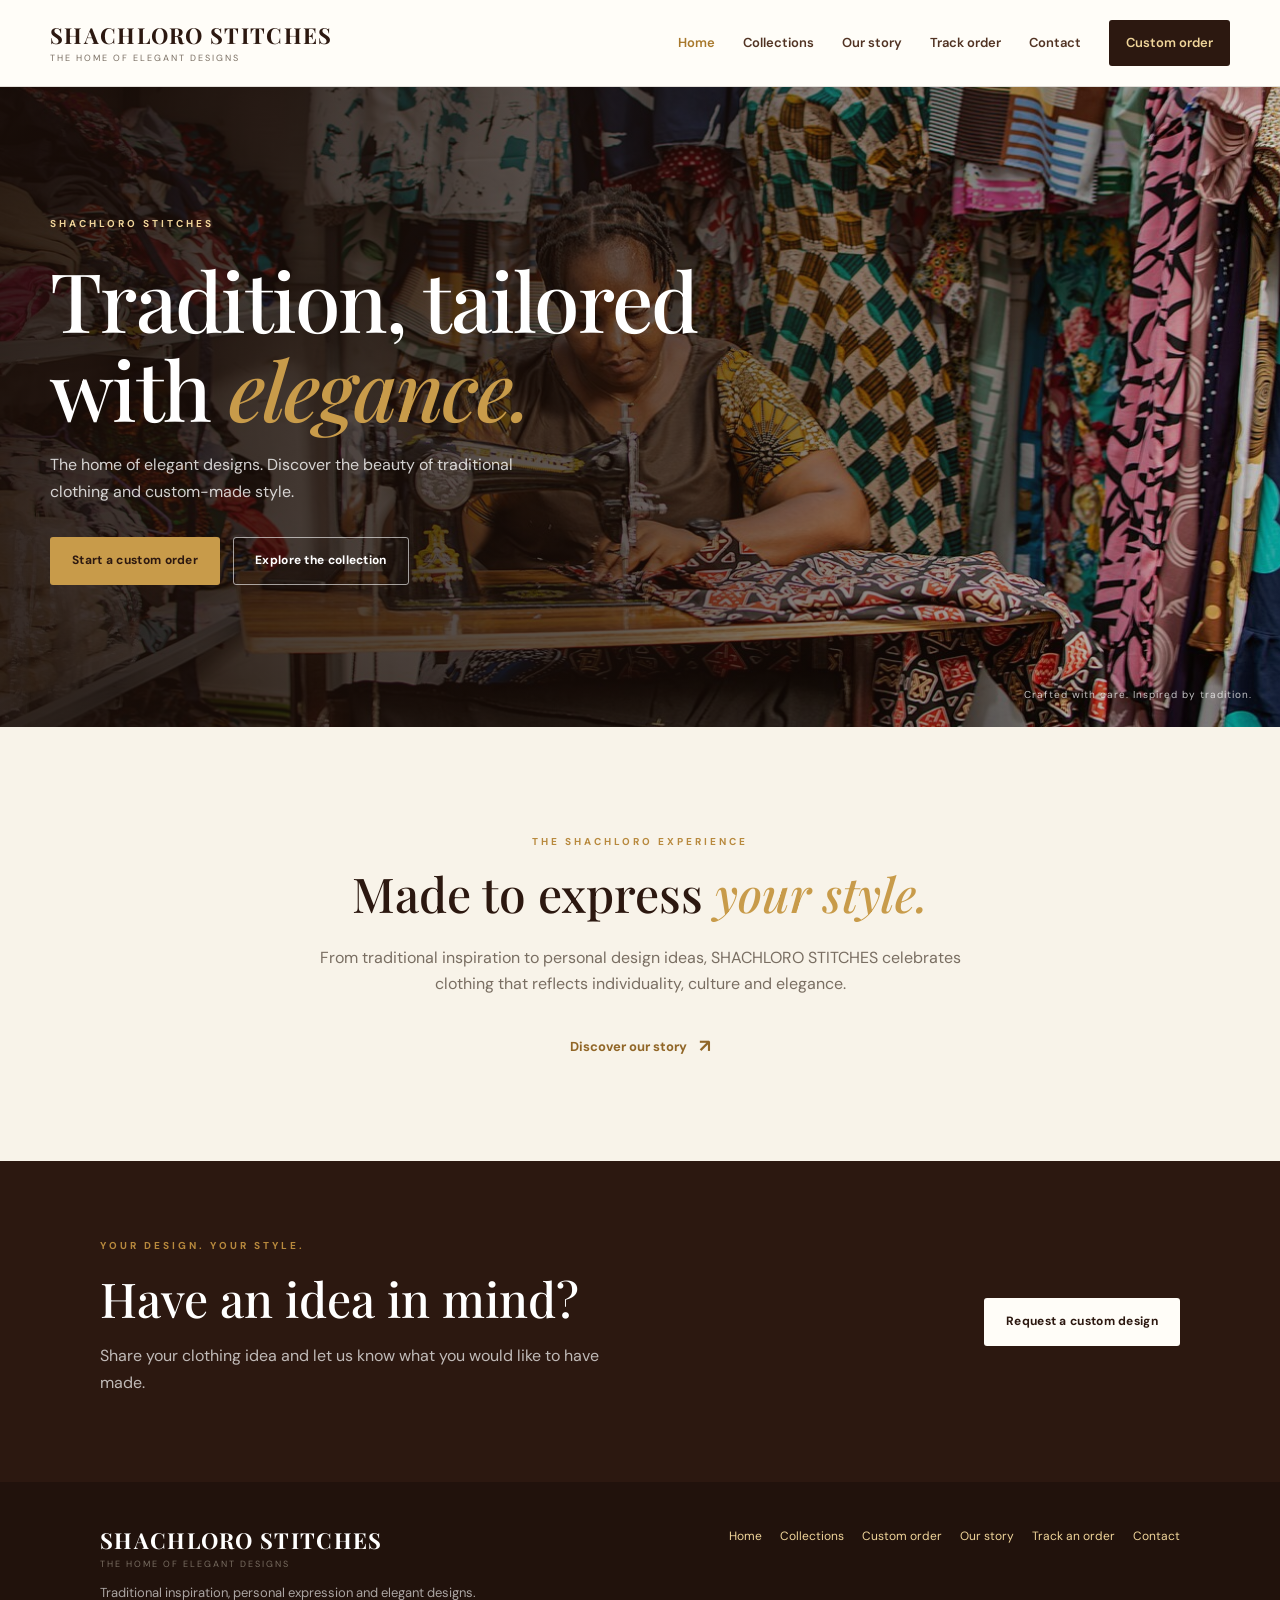
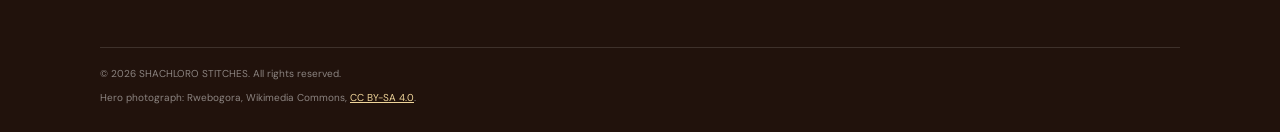
<file: frontend/index.html>
<!DOCTYPE html>
<html lang="en">
<head>
  <meta charset="UTF-8">
  <meta name="viewport" content="width=device-width, initial-scale=1.0">
  <meta name="description" content="SHACHLORO STITCHES — the home of elegant designs and traditional clothing.">
  <title>SHACHLORO STITCHES | Home</title>
  <link rel="stylesheet" href="css/style.css">
  <script src="js/main.js" defer></script>
</head>
<body>
  <div id="site-header"></div>

  <main>
    <section class="hero">
      <div class="hero-image"></div>
      <div class="hero-content">
        <span class="eyebrow">SHACHLORO STITCHES</span>
        <h1>Tradition, tailored with <em>elegance.</em></h1>
        <p>The home of elegant designs. Discover the beauty of traditional clothing and custom-made style.</p>
        <div class="hero-actions">
          <a class="button button-gold" href="custom-order.html">Start a custom order</a>
          <a class="button button-outline" href="collections.html">Explore the collection</a>
        </div>
      </div>
      <div class="hero-caption">Crafted with care. Inspired by tradition.</div>
    </section>

    <section class="intro section">
      <div class="section-heading">
        <span class="eyebrow">THE SHACHLORO EXPERIENCE</span>
        <h2>Made to express <em>your style.</em></h2>
      </div>
      <p class="intro-copy">From traditional inspiration to personal design ideas, SHACHLORO STITCHES celebrates clothing that reflects individuality, culture and elegance.</p>
      <a class="text-link" href="about.html">Discover our story <span>↗</span></a>
    </section>

    <section class="feature-band">
      <div>
        <span class="eyebrow">YOUR DESIGN. YOUR STYLE.</span>
        <h2>Have an idea in mind?</h2>
        <p>Share your clothing idea and let us know what you would like to have made.</p>
      </div>
      <a class="button button-light" href="custom-order.html">Request a custom design</a>
    </section>
  </main>

  <div id="site-footer"></div>
</body>
</html>
</file>
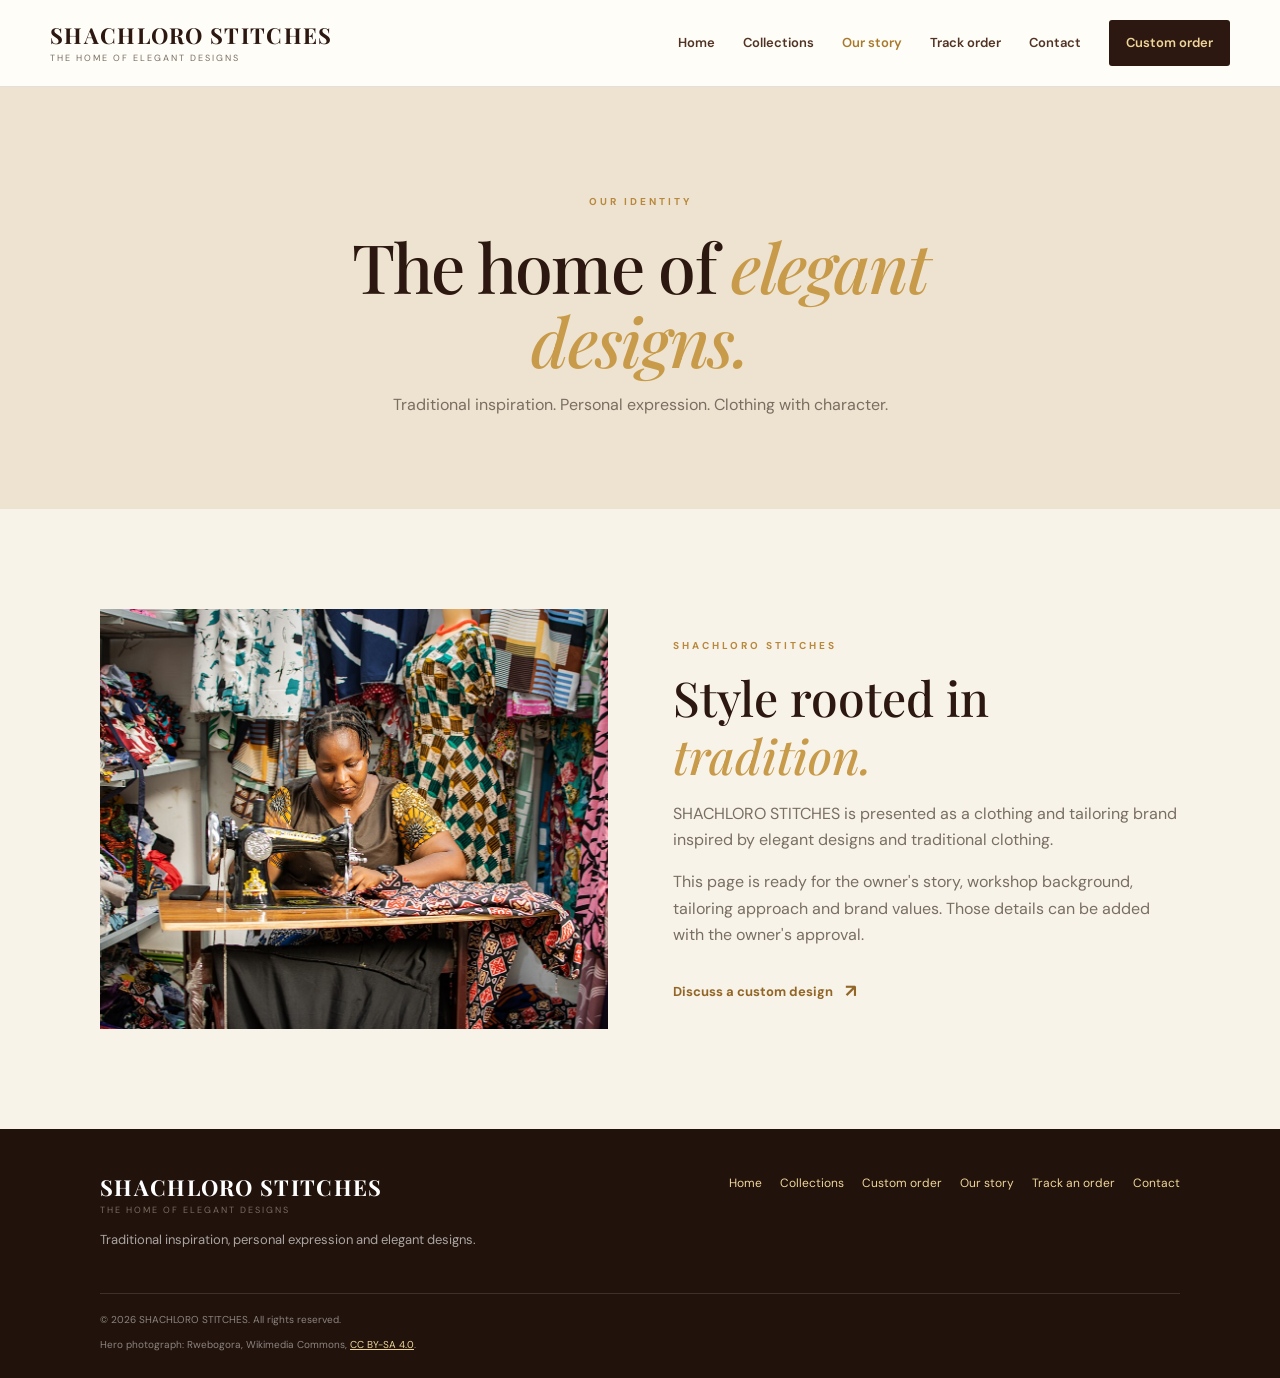
<file: frontend/about.html>
<!DOCTYPE html>
<html lang="en">
<head>
  <meta charset="UTF-8">
  <meta name="viewport" content="width=device-width, initial-scale=1.0">
  <meta name="description" content="Learn about SHACHLORO STITCHES.">
  <title>About | SHACHLORO STITCHES</title>
  <link rel="stylesheet" href="css/style.css">
  <script src="js/main.js" defer></script>
</head>
<body>
  <div id="site-header"></div>

  <main class="page-main">
    <section class="page-hero">
      <span class="eyebrow">OUR IDENTITY</span>
      <h1>The home of <em>elegant designs.</em></h1>
      <p>Traditional inspiration. Personal expression. Clothing with character.</p>
    </section>

    <section class="section about-layout">
      <div class="about-image"></div>
      <div>
        <span class="eyebrow">SHACHLORO STITCHES</span>
        <h2>Style rooted in <em>tradition.</em></h2>
        <p>SHACHLORO STITCHES is presented as a clothing and tailoring brand inspired by elegant designs and traditional clothing.</p>
        <p>This page is ready for the owner's story, workshop background, tailoring approach and brand values. Those details can be added with the owner's approval.</p>
        <a class="text-link" href="custom-order.html">Discuss a custom design <span>↗</span></a>
      </div>
    </section>
  </main>

  <div id="site-footer"></div>
</body>
</html>
</file>
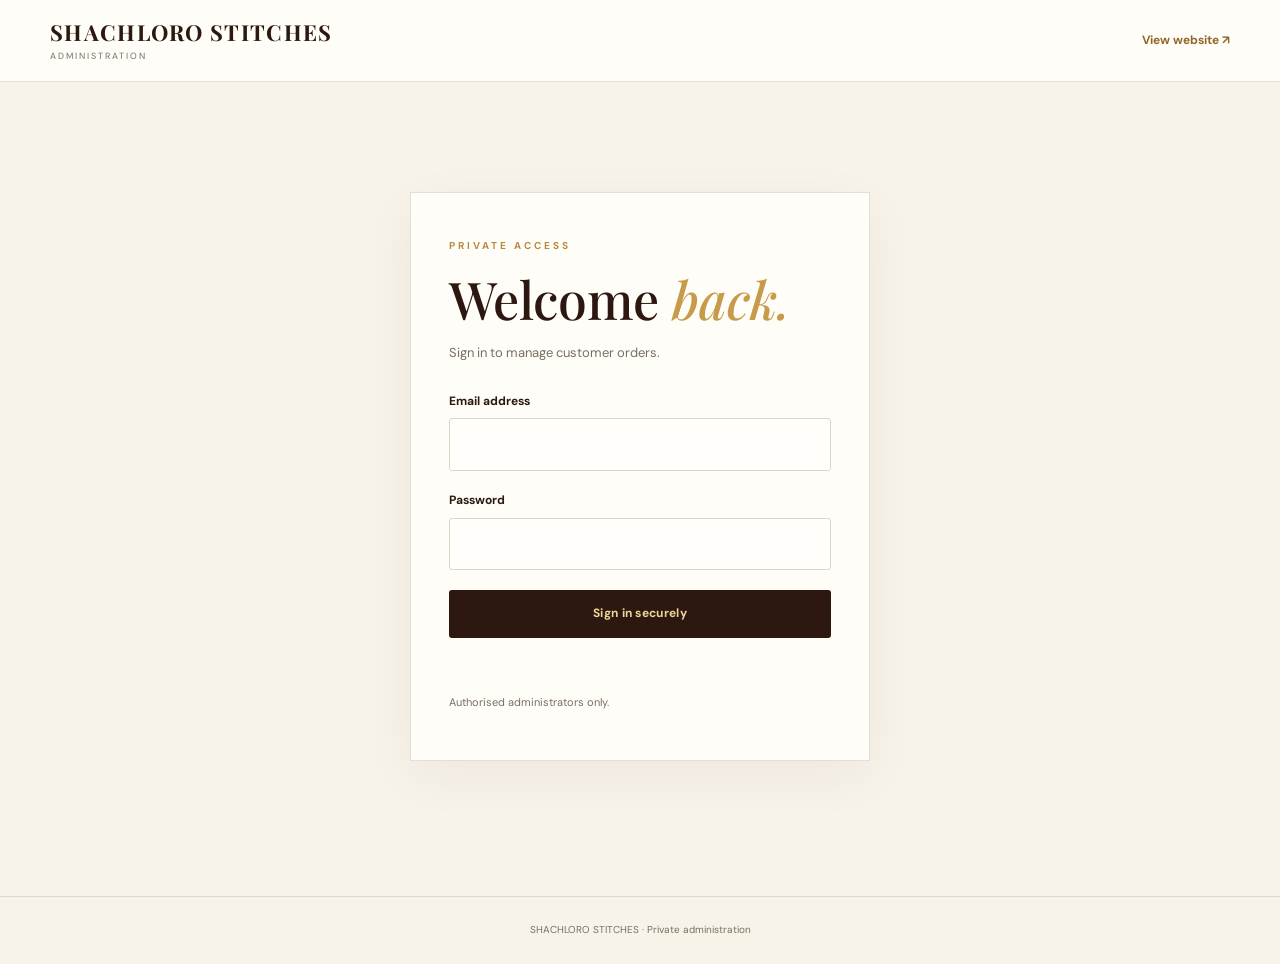
<file: frontend/admin.html>
<!DOCTYPE html>
<html lang="en">
<head>
  <meta charset="UTF-8">
  <meta name="viewport" content="width=device-width, initial-scale=1.0">
  <meta name="robots" content="noindex, nofollow">
  <meta name="description" content="SHACHLORO STITCHES administration">
  <title>Admin | SHACHLORO STITCHES</title>
  <link rel="stylesheet" href="css/style.css">
  <link rel="stylesheet" href="css/admin.css">
  <script src="js/admin-config.js" defer></script>
  <script src="js/admin.js" defer></script>
</head>
<body class="admin-body">

  <header class="admin-topbar">
    <a class="brand" href="index.html">
      <span class="brand-name">SHACHLORO STITCHES</span>
      <span class="brand-tag">Administration</span>
    </a>
    <a href="index.html" class="admin-back">View website ↗</a>
  </header>

  <main class="admin-main">

    <section id="loginPanel" class="admin-login">
      <span class="eyebrow">PRIVATE ACCESS</span>
      <h1>Welcome <em>back.</em></h1>
      <p>Sign in to manage customer orders.</p>

      <form id="loginForm">
        <div class="form-field">
          <label for="adminEmail">Email address</label>
          <input id="adminEmail" type="email" autocomplete="username"
                 required maxlength="254">
        </div>

        <div class="form-field">
          <label for="adminPassword">Password</label>
          <input id="adminPassword" type="password"
                 autocomplete="current-password" required>
        </div>

        <button id="loginButton" class="button button-dark form-submit"
                type="submit">Sign in securely</button>

        <p id="loginStatus" class="admin-message" role="status"
           aria-live="polite"></p>
      </form>
      <p class="admin-small">Authorised administrators only.</p>
    </section>

    <section id="dashboardPanel" class="admin-dashboard" hidden>
      <div class="admin-heading">
        <div>
          <span class="eyebrow">ORDER MANAGEMENT</span>
          <h1>Orders <em>overview.</em></h1>
          <p>Review and manage customer requests.</p>
        </div>
        <button id="logoutButton" class="button button-outline-dark"
                type="button">Sign out</button>
      </div>

      <div class="admin-stats">
        <article class="admin-stat">
          <span>Total loaded</span>
          <strong id="totalCount">0</strong>
        </article>
        <article class="admin-stat">
          <span>Pending</span>
          <strong id="pendingCount">0</strong>
        </article>
        <article class="admin-stat">
          <span>In progress</span>
          <strong id="progressCount">0</strong>
        </article>
        <article class="admin-stat">
          <span>Completed</span>
          <strong id="completedCount">0</strong>
        </article>
      </div>

      <div class="admin-toolbar">
        <div>
          <h2>Customer orders</h2>
          <p>Newest orders appear first.</p>
        </div>
        <div class="admin-filters">
          <label class="visually-hidden" for="statusFilter">Filter orders</label>
          <select id="statusFilter">
            <option value="">All statuses</option>
            <option value="pending">Pending</option>
            <option value="accepted">Accepted</option>
            <option value="in_progress">In progress</option>
            <option value="completed">Completed</option>
            <option value="cancelled">Cancelled</option>
          </select>
          <button id="refreshButton" class="button button-dark"
                  type="button">Refresh</button>
        </div>
      </div>

      <p id="dashboardStatus" class="admin-message" role="status"
         aria-live="polite"></p>

      <div id="ordersList" class="orders-list">
        <div class="orders-empty">Loading orders...</div>
      </div>
    </section>

  </main>

  <footer class="admin-footer">
    SHACHLORO STITCHES · Private administration
  </footer>

</body>
</html>
</file>
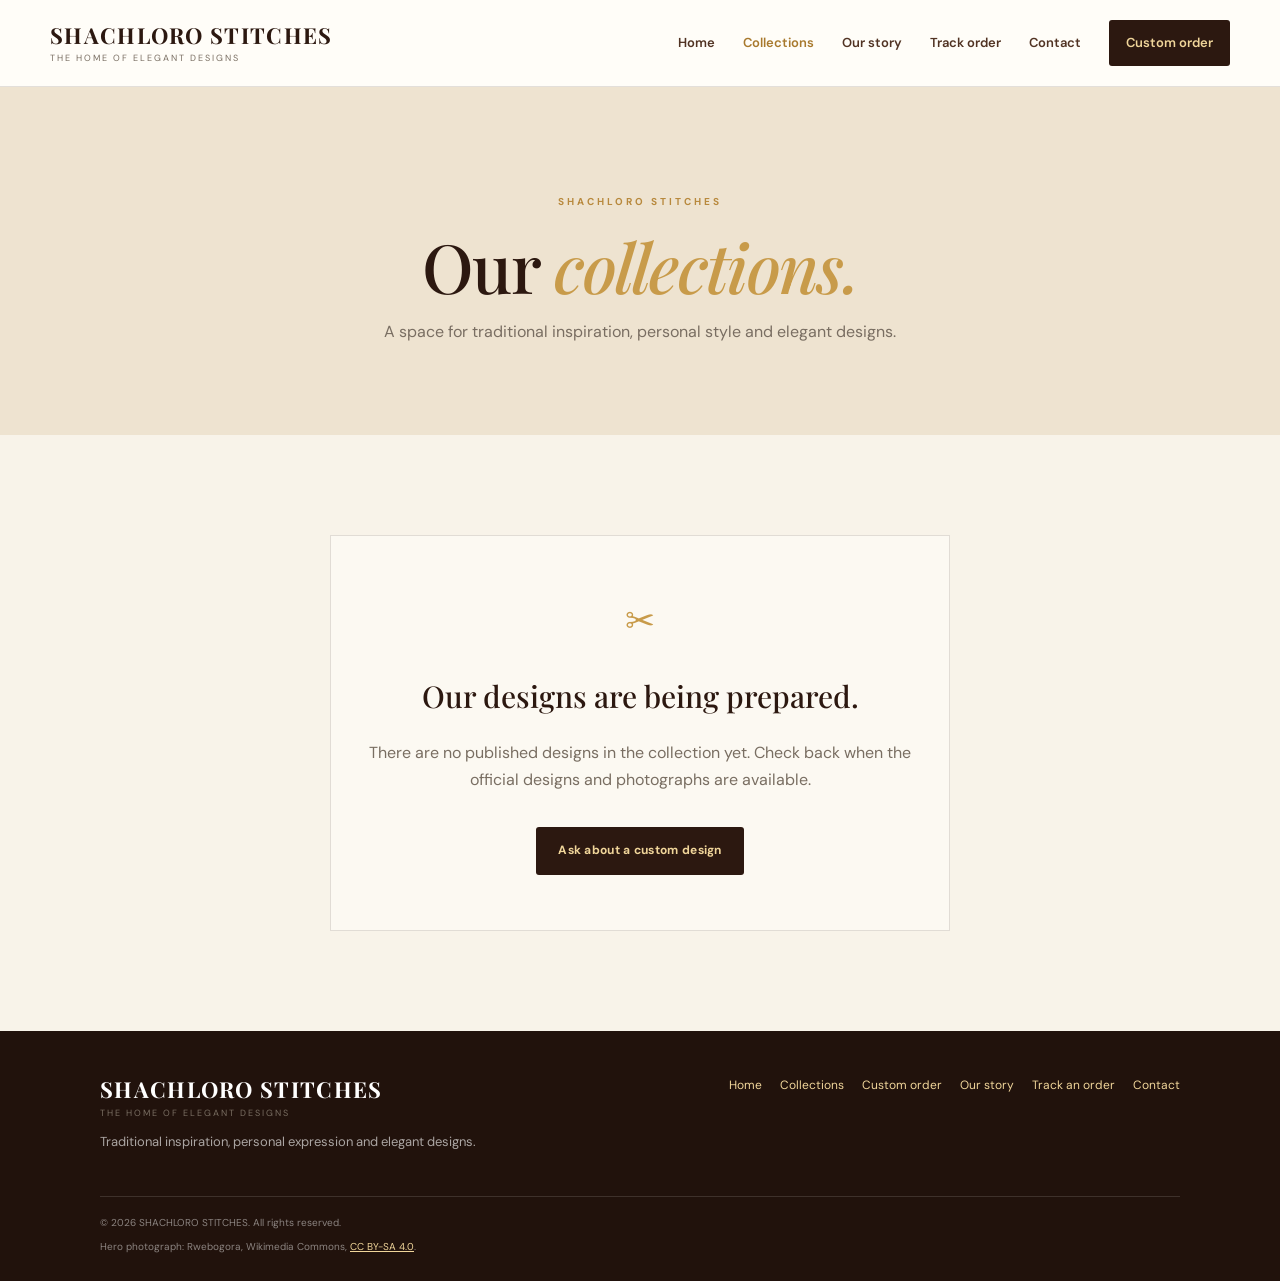
<file: frontend/collections.html>
<!DOCTYPE html>
<html lang="en">
<head>
  <meta charset="UTF-8">
  <meta name="viewport" content="width=device-width, initial-scale=1.0">
  <meta name="description" content="Explore SHACHLORO STITCHES clothing collections.">
  <title>Collections | SHACHLORO STITCHES</title>
  <link rel="stylesheet" href="css/style.css">
  <script src="js/main.js" defer></script>
</head>
<body>
  <div id="site-header"></div>

  <main class="page-main">
    <section class="page-hero">
      <span class="eyebrow">SHACHLORO STITCHES</span>
      <h1>Our <em>collections.</em></h1>
      <p>A space for traditional inspiration, personal style and elegant designs.</p>
    </section>

    <section class="section">
      <div class="empty-state">
        <span class="empty-icon">✂</span>
        <h2>Our designs are being prepared.</h2>
        <p>There are no published designs in the collection yet. Check back when the official designs and photographs are available.</p>
        <a class="button button-dark" href="custom-order.html">Ask about a custom design</a>
      </div>
    </section>
  </main>

  <div id="site-footer"></div>
</body>
</html>
</file>
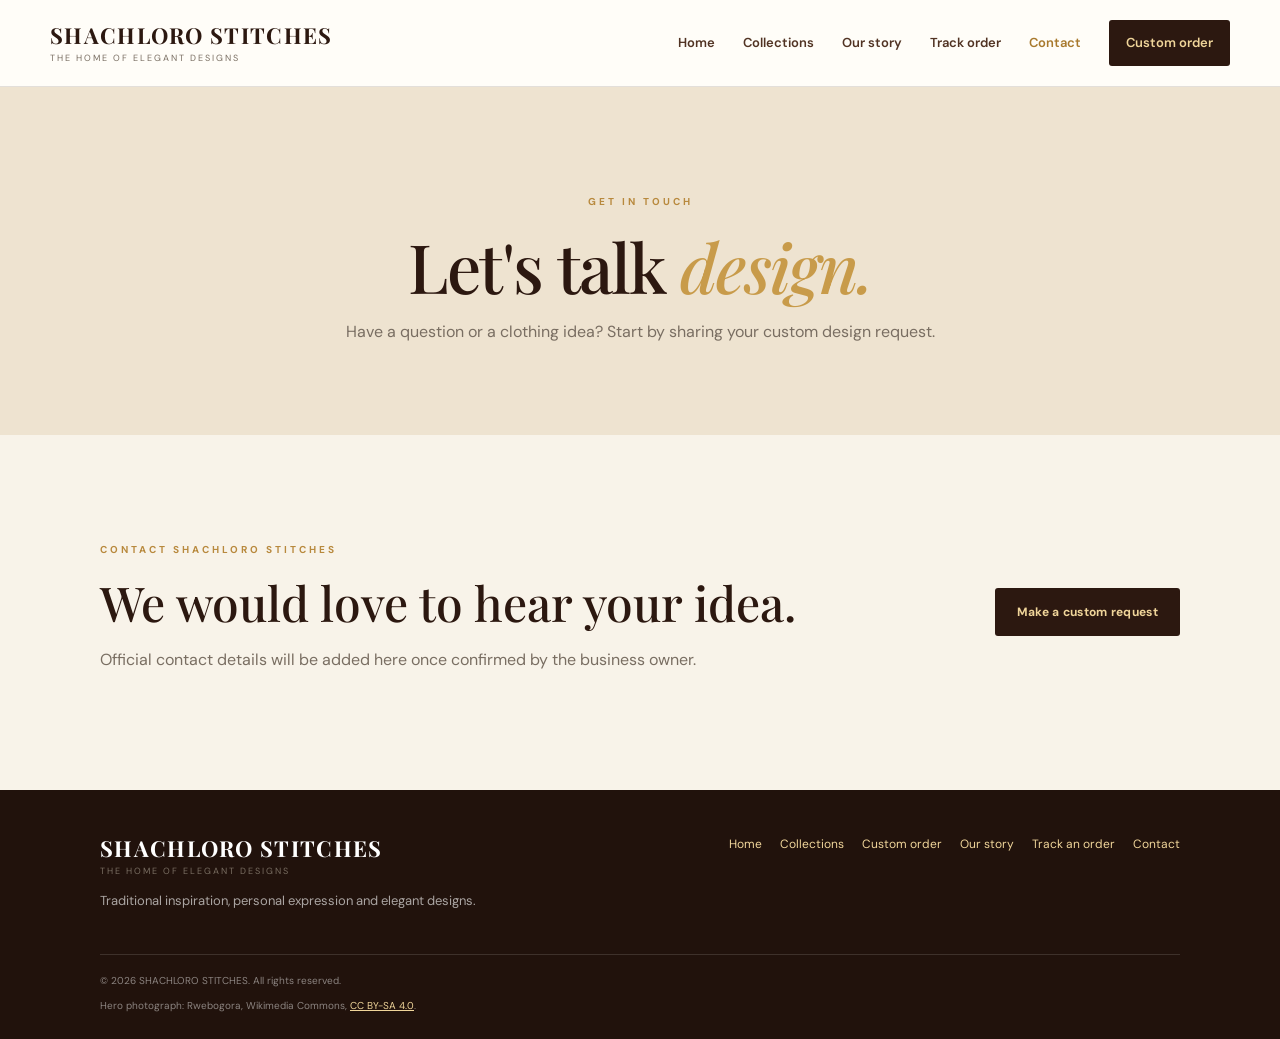
<file: frontend/contact.html>
<!DOCTYPE html>
<html lang="en">
<head>
  <meta charset="UTF-8">
  <meta name="viewport" content="width=device-width, initial-scale=1.0">
  <meta name="description" content="Contact SHACHLORO STITCHES.">
  <title>Contact | SHACHLORO STITCHES</title>
  <link rel="stylesheet" href="css/style.css">
  <script src="js/main.js" defer></script>
</head>
<body>
  <div id="site-header"></div>

  <main class="page-main">
    <section class="page-hero">
      <span class="eyebrow">GET IN TOUCH</span>
      <h1>Let's talk <em>design.</em></h1>
      <p>Have a question or a clothing idea? Start by sharing your custom design request.</p>
    </section>

    <section class="section contact-content">
      <div>
        <span class="eyebrow">CONTACT SHACHLORO STITCHES</span>
        <h2>We would love to hear your idea.</h2>
        <p>Official contact details will be added here once confirmed by the business owner.</p>
      </div>
      <a class="button button-dark" href="custom-order.html">Make a custom request</a>
    </section>
  </main>

  <div id="site-footer"></div>
</body>
</html>
</file>
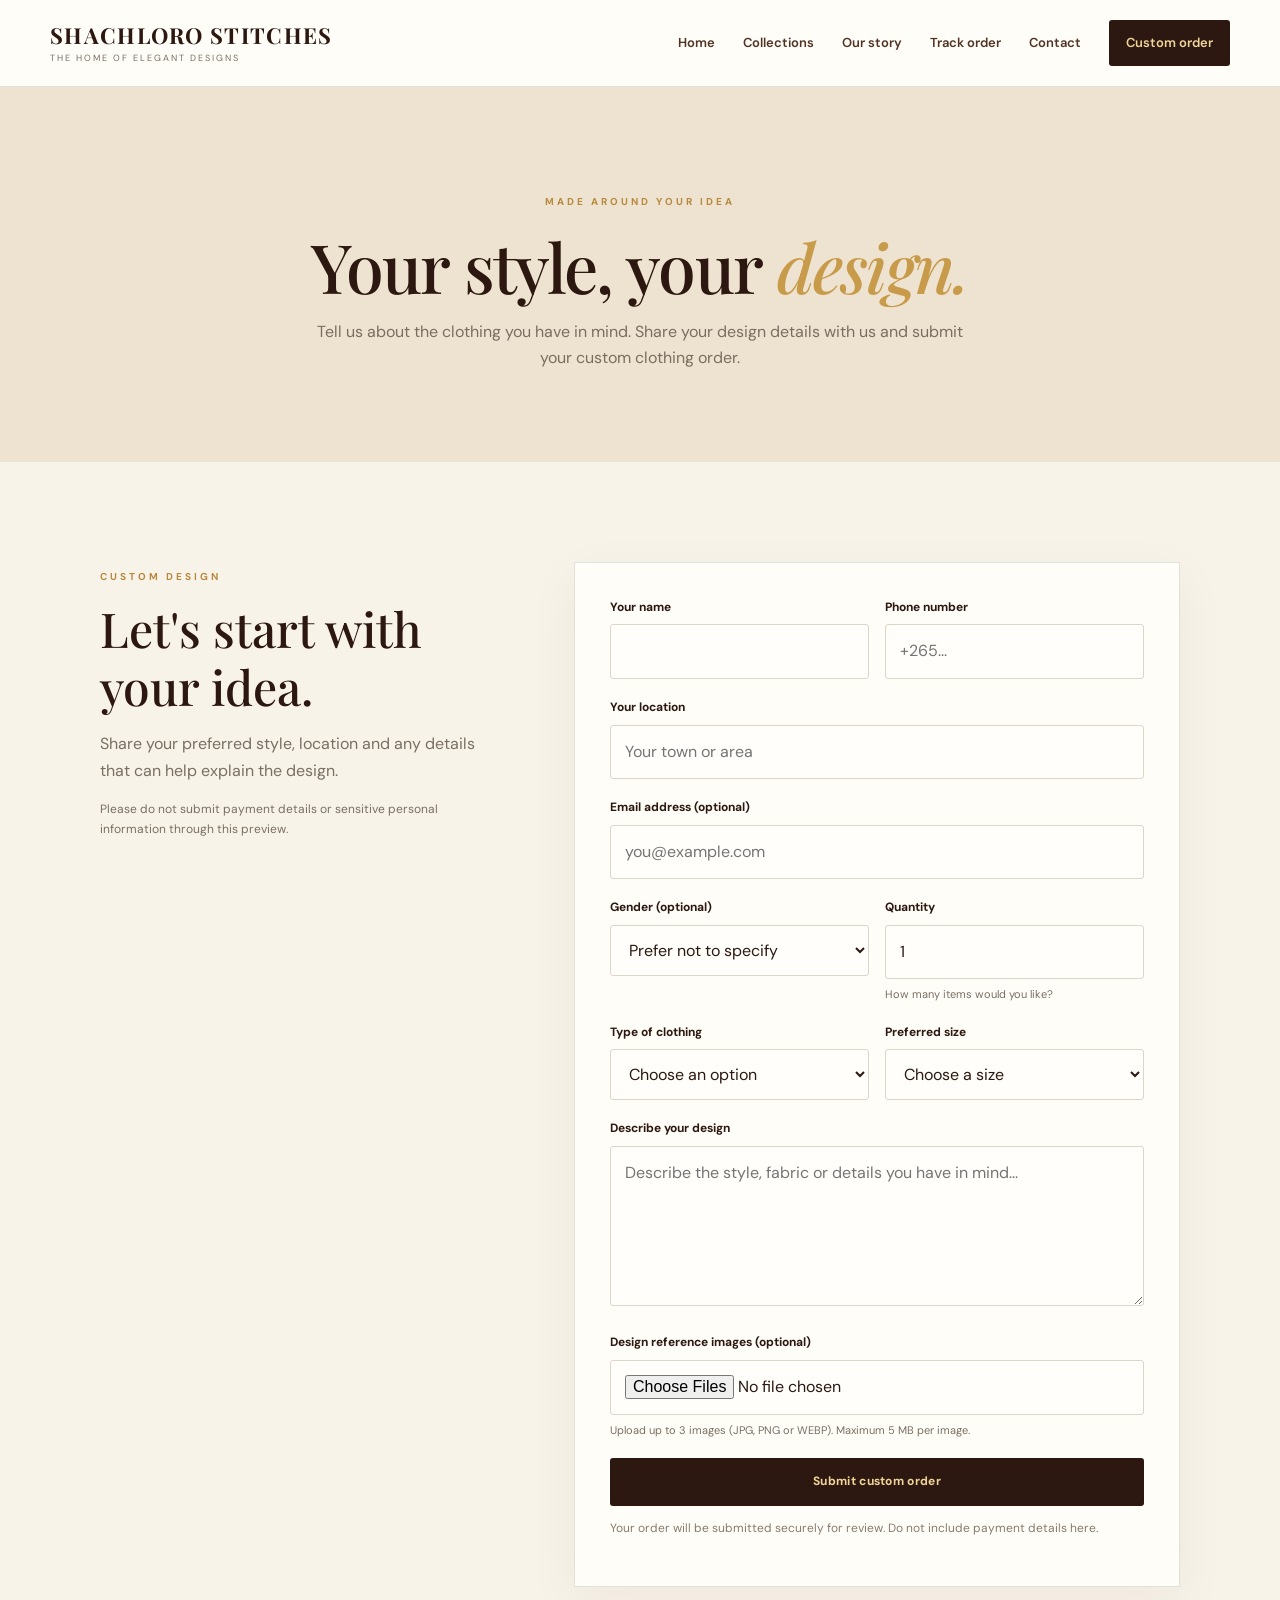
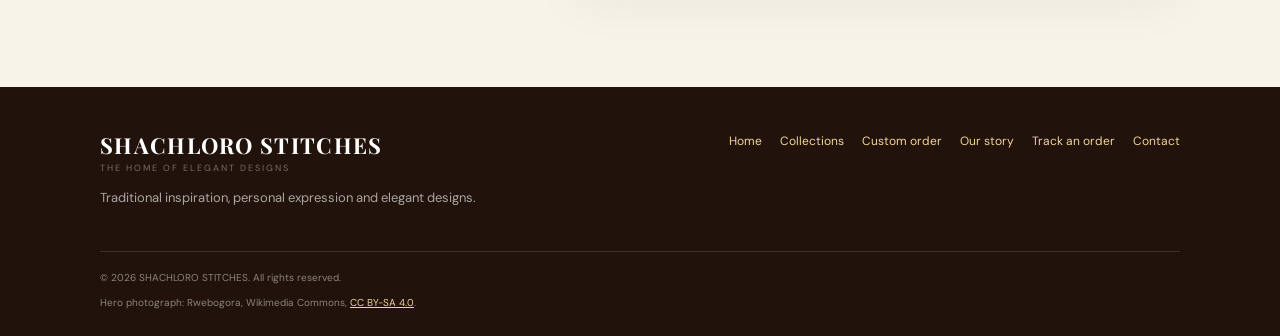
<file: frontend/custom-order.html>
<!DOCTYPE html>
<html lang="en">
<head>
  <meta charset="UTF-8">
  <meta name="viewport" content="width=device-width, initial-scale=1.0">
  <meta name="description" content="Share your custom clothing idea with SHACHLORO STITCHES.">
  <title>Custom Order | SHACHLORO STITCHES</title>
  <link rel="stylesheet" href="css/style.css">
  <script src="js/main.js" defer></script>
</head>
<body>
  <div id="site-header"></div>

  <main class="page-main">
    <section class="page-hero">
      <span class="eyebrow">MADE AROUND YOUR IDEA</span>
      <h1>Your style, your <em>design.</em></h1>
      <p>Tell us about the clothing you have in mind. Share your design details with us and submit your custom clothing order.</p>
    </section>

    <section class="section order-layout">
      <div class="order-note">
        <span class="eyebrow">CUSTOM DESIGN</span>
        <h2>Let's start with your idea.</h2>
        <p>Share your preferred style, location and any details that can help explain the design.</p>
        <p class="small-note">Please do not submit payment details or sensitive personal information through this preview.</p>
      </div>

      <form class="order-form" id="orderForm">
        <div class="form-row">
          <div class="form-field">
            <label for="customerName">Your name</label>
            <input id="customerName" name="customerName" type="text" autocomplete="name" required>
          </div>
          <div class="form-field">
            <label for="phone">Phone number</label>
            <input id="phone" name="phone" type="tel" placeholder="+265..." autocomplete="tel" required>
          </div>
        </div>

        <div class="form-field">
          <label for="location">Your location</label>
          <input id="location" name="location" type="text" placeholder="Your town or area" required>
        </div>

        <div class="form-field">
          <label for="email">Email address (optional)</label>
          <input id="email" name="email" type="email"
                 autocomplete="email" maxlength="254"
                 placeholder="you@example.com">
        </div>

        <div class="form-row">
          <div class="form-field">
            <label for="gender">Gender (optional)</label>
            <select id="gender" name="gender">
              <option value="">Prefer not to specify</option>
              <option value="Male">Male</option>
              <option value="Female">Female</option>
              <option value="Other">Other</option>
              <option value="Prefer not to say">Prefer not to say</option>
            </select>
          </div>

          <div class="form-field">
            <label for="quantity">Quantity</label>
            <input id="quantity" name="quantity" type="number"
                   min="1" max="50" step="1" value="1" required>
            <span class="field-help">How many items would you like?</span>
          </div>
        </div>

        <div class="form-row">
          <div class="form-field">
            <label for="garment">Type of clothing</label>
            <select id="garment" name="garment" required>
              <option value="">Choose an option</option>
              <option value="Traditional outfit">Traditional outfit</option>
              <option value="Shirt">Shirt</option>
              <option value="Dress">Dress</option>
              <option value="Other">Other / not listed</option>
            </select>
          </div>
          <div class="form-field">
            <label for="size">Preferred size</label>
            <select id="size" name="size" required>
              <option value="">Choose a size</option>
              <option value="Small">Small</option>
              <option value="Medium">Medium</option>
              <option value="Large">Large</option>
              <option value="Extra large">Extra large</option>
              <option value="Need measurement guidance">Need measurement guidance</option>
            </select>
          </div>
        </div>

        <div class="form-field">
          <label for="description">Describe your design</label>
          <textarea id="description" name="description" rows="5" placeholder="Describe the style, fabric or details you have in mind..." required></textarea>
        </div>

        <div class="form-field">
          <label for="designImage">Design reference images (optional)</label>
          <input
            id="designImage"
            name="designImage"
            type="file"
            accept="image/jpeg,image/png,image/webp"
            multiple
          >
          <span class="field-help">
            Upload up to 3 images (JPG, PNG or WEBP). Maximum 5 MB per image.
          </span>
          <div id="designImagePreview" class="design-image-preview"
               aria-live="polite"></div>
        </div>

        <button class="button button-dark form-submit" type="submit">Submit custom order</button>
        <p class="form-status" id="formStatus" role="status" aria-live="polite"></p>
        <p class="small-note">Your order will be submitted securely for review. Do not include payment details here.</p>
      </form>
    </section>
  </main>

  <div id="site-footer"></div>
</body>
</html>
</file>
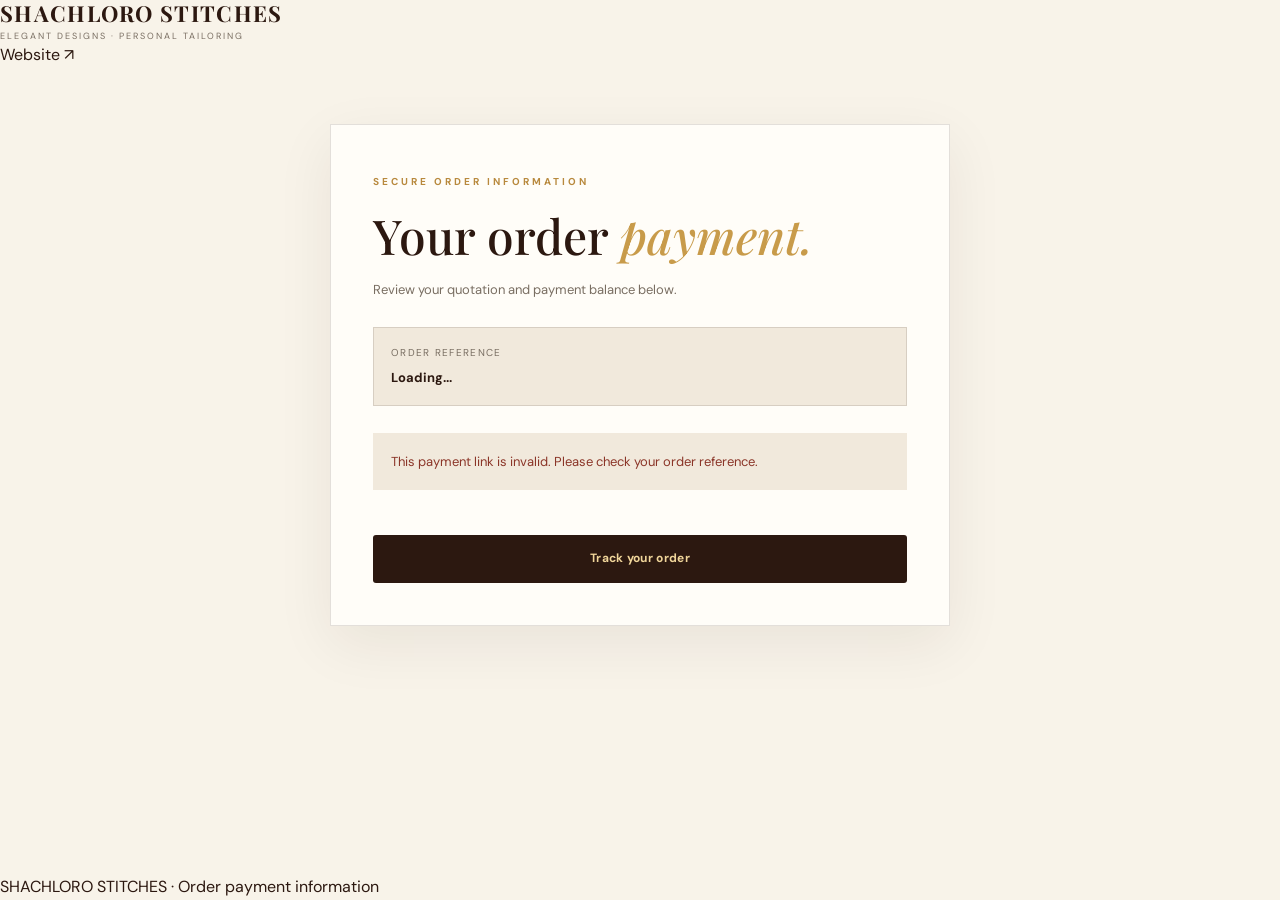
<file: frontend/payment.html>
<!DOCTYPE html>
<html lang="en">
<head>
  <meta charset="UTF-8">
  <meta name="viewport" content="width=device-width, initial-scale=1.0">
  <meta name="robots" content="noindex, nofollow">
  <title>Order Payment | SHACHLORO STITCHES</title>
  <link rel="stylesheet" href="css/style.css">
  <link rel="stylesheet" href="css/payment.css">
  <script src="js/admin-config.js"></script>
  <script src="js/payment.js" defer></script>
</head>
<body class="payment-body">
  <header class="admin-topbar">
    <a class="brand" href="index.html">
      <span class="brand-name">SHACHLORO STITCHES</span>
      <span class="brand-tag">Elegant designs · Personal tailoring</span>
    </a>
    <a href="index.html" class="admin-back">Website ↗</a>
  </header>

  <main class="payment-main">
    <section class="payment-card">
      <span class="eyebrow">SECURE ORDER INFORMATION</span>
      <h1>Your order <em>payment.</em></h1>
      <p class="payment-intro">
        Review your quotation and payment balance below.
      </p>

      <div class="payment-reference">
        <span>ORDER REFERENCE</span>
        <strong id="paymentReference">Loading...</strong>
      </div>

      <div id="paymentLoading" class="payment-message">
        Retrieving your order information...
      </div>

      <div id="paymentDetails" hidden>
        <div class="payment-line">
          <span>Order total</span>
          <strong id="paymentTotal">—</strong>
        </div>
        <div class="payment-line">
          <span>Required deposit</span>
          <strong id="paymentDeposit">—</strong>
        </div>
        <div class="payment-line">
          <span>Amount received</span>
          <strong id="paymentPaid">—</strong>
        </div>
        <div class="payment-line payment-balance">
          <span>Outstanding balance</span>
          <strong id="paymentBalance">—</strong>
        </div>

        <div class="payment-due">
          <span id="dueLabel">AMOUNT CURRENTLY DUE</span>
          <strong id="paymentDue">—</strong>
        </div>

        <div class="payment-notice">
          <strong>Online payments are not activated yet.</strong>
          <p>
            Please contact SHACHLORO STITCHES to receive official
            payment instructions. Do not send money to unverified
            numbers or share your mobile-money PIN.
          </p>
        </div>
      </div>

      <div id="paymentError" class="payment-error" hidden></div>

      <a href="track-order.html" class="button button-dark payment-button">
        Track your order
      </a>
    </section>
  </main>

  <footer class="admin-footer">
    SHACHLORO STITCHES · Order payment information
  </footer>
</body>
</html>
</file>
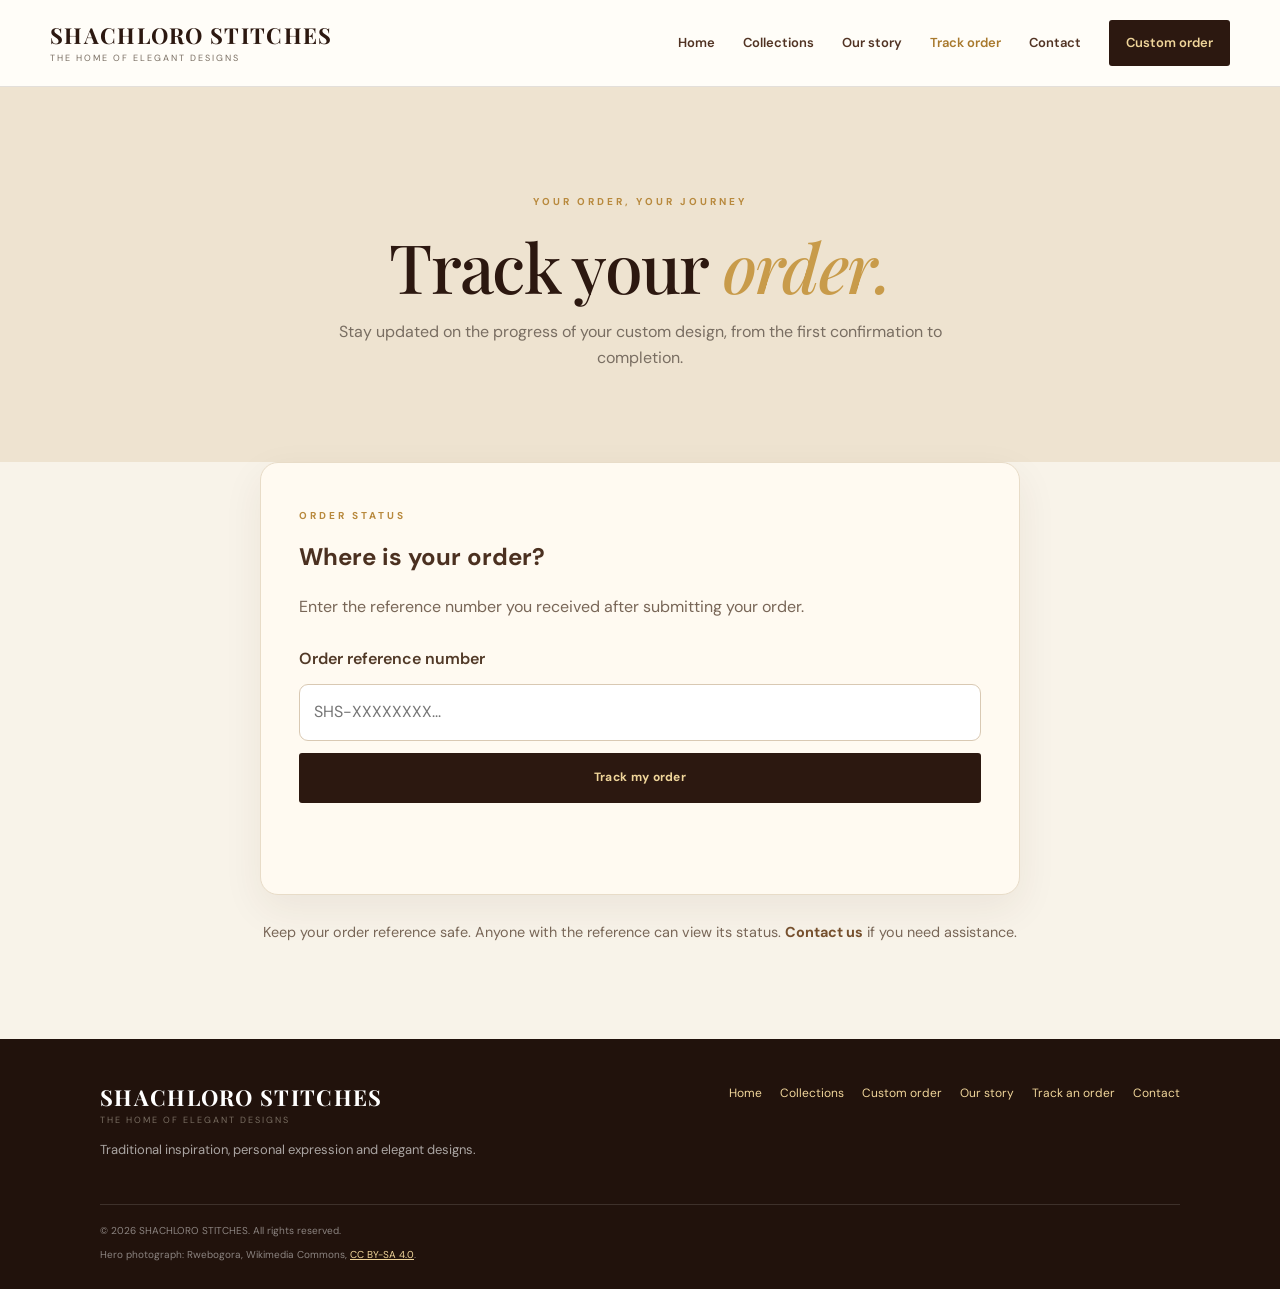
<file: frontend/track-order.html>
<!DOCTYPE html>
<html lang="en">
<head>
  <meta charset="UTF-8">
  <meta name="viewport" content="width=device-width, initial-scale=1.0">
  <meta name="description" content="Track the progress of your SHACHLORO STITCHES custom clothing order.">
  <title>Track Your Order | SHACHLORO STITCHES</title>
  <link rel="stylesheet" href="css/style.css">
  <link rel="stylesheet" href="css/tracking.css">
  <script src="js/main.js" defer></script>
  <script src="js/tracking.js" defer></script>
</head>
<body>
  <div id="site-header"></div>

  <main class="page-main tracking-main">
    <section class="page-hero tracking-hero">
      <span class="eyebrow">YOUR ORDER, YOUR JOURNEY</span>
      <h1>Track your <em>order.</em></h1>
      <p>Stay updated on the progress of your custom design, from the first confirmation to completion.</p>
    </section>

    <section class="tracking-section">
      <div class="tracking-card">
        <span class="eyebrow">ORDER STATUS</span>
        <h2>Where is your order?</h2>
        <p>Enter the reference number you received after submitting your order.</p>

        <form id="trackingForm" class="tracking-form">
          <label for="orderReference">Order reference number</label>
          <input
            id="orderReference"
            name="reference"
            type="text"
            placeholder="SHS-XXXXXXXX..."
            autocomplete="off"
            maxlength="40"
            required
          >
          <button class="button button-dark" id="trackButton" type="submit">
            Track my order
          </button>
        </form>

        <p id="trackingMessage" class="tracking-message" role="status" aria-live="polite"></p>
      </div>

      <section id="trackingResult" class="tracking-result" hidden aria-live="polite">
        <div class="result-heading">
          <div>
            <span class="eyebrow">ORDER DETAILS</span>
            <h2>Your order progress</h2>
          </div>
          <span id="currentStatus" class="status-badge"></span>
        </div>

        <div class="reference-panel">
          <span>REFERENCE NUMBER</span>
          <strong id="resultReference"></strong>
        </div>

        <div class="progress-list" id="progressList">
          <div class="progress-step" data-step="pending">
            <span class="step-marker">1</span>
            <div>
              <strong>Order received</strong>
              <p>Your order has been submitted and is awaiting review.</p>
            </div>
          </div>
          <div class="progress-step" data-step="accepted">
            <span class="step-marker">2</span>
            <div>
              <strong>Order accepted</strong>
              <p>Your design request has been accepted.</p>
            </div>
          </div>
          <div class="progress-step" data-step="in_progress">
            <span class="step-marker">3</span>
            <div>
              <strong>In progress</strong>
              <p>Your garment is being worked on.</p>
            </div>
          </div>
          <div class="progress-step" data-step="completed">
            <span class="step-marker">4</span>
            <div>
              <strong>Completed</strong>
              <p>Your order has been marked as completed.</p>
            </div>
          </div>
        </div>

        <div id="cancelledMessage" class="cancelled-message" hidden>
          This order has been cancelled. Please contact SHACHLORO STITCHES if you need assistance.
        </div>

        <div class="created-date">
          <span>Order submitted:</span>
          <strong id="createdDate"></strong>
        </div>

        <button id="checkAgain" class="tracking-refresh" type="button">
          Check status again
        </button>
      </section>

      <p class="tracking-help">
        Keep your order reference safe. Anyone with the reference can view its status.
        <a href="contact.html">Contact us</a> if you need assistance.
      </p>
    </section>
  </main>

  <div id="site-footer"></div>
</body>
</html>
</file>
<file: frontend/css/style.css>
@import url('https://fonts.googleapis.com/css2?family=DM+Sans:wght@400;500;600;700&family=Playfair+Display:ital,wght@0,500;0,600;0,700;1,500;1,600&display=swap');

:root {
  --cream: #f8f3e9;
  --paper: #fffdf8;
  --brown: #2c1810;
  --brown-light: #513323;
  --gold: #c89b4a;
  --gold-light: #f0d59a;
  --muted: #796e62;
  --line: rgba(44,24,16,.13);
  --serif: "Playfair Display", Georgia, serif;
  --sans: "DM Sans", Arial, sans-serif;
}

* { box-sizing: border-box; }

html { scroll-behavior: smooth; }

body {
  margin: 0;
  background: var(--cream);
  color: var(--brown);
  font-family: var(--sans);
  line-height: 1.65;
}

a { color: inherit; text-decoration: none; }

button, input, select, textarea { font: inherit; }

.site-header {
  position: relative;
  z-index: 10;
  background: var(--paper);
  border-bottom: 1px solid var(--line);
}

.nav-wrap {
  width: min(1180px, calc(100% - 48px));
  min-height: 86px;
  margin: auto;
  display: flex;
  align-items: center;
  justify-content: space-between;
  gap: 30px;
}

.brand {
  display: flex;
  flex-direction: column;
  line-height: 1.2;
}

.brand-name {
  font-family: var(--serif);
  font-weight: 700;
  font-size: 22px;
  letter-spacing: 1.3px;
}

.brand-tag {
  margin-top: 5px;
  color: var(--muted);
  font-size: 9px;
  letter-spacing: 2px;
  text-transform: uppercase;
}

.nav-links {
  display: flex;
  align-items: center;
  gap: 28px;
}

.nav-links a {
  color: var(--brown-light);
  font-size: 13px;
  font-weight: 600;
  transition: color .2s;
}

.nav-links a:hover,
.nav-links a.active { color: #a8792d; }

.nav-links .nav-cta {
  padding: 12px 17px;
  background: var(--brown);
  color: var(--gold-light);
  border-radius: 3px;
}

.menu-toggle {
  display: none;
  border: 1px solid var(--line);
  background: transparent;
  color: var(--brown);
  padding: 9px 12px;
  cursor: pointer;
}

.hero {
  position: relative;
  min-height: 640px;
  display: flex;
  align-items: center;
  overflow: hidden;
  background: var(--brown);
  color: white;
}

.hero-image {
  position: absolute;
  inset: 0;
  background:
    linear-gradient(90deg, rgba(25,13,8,.88) 0%, rgba(25,13,8,.69) 48%, rgba(25,13,8,.15) 100%),
    url("../assets/traditional-tailoring-hero.jpg") center 42% / cover no-repeat;
  transform: scale(1.01);
}

.hero-content {
  position: relative;
  width: min(1180px, calc(100% - 48px));
  margin: auto;
  padding: 100px 0 120px;
  max-width: 1180px;
}

.eyebrow {
  display: inline-block;
  color: #b8893d;
  font-size: 10px;
  font-weight: 700;
  letter-spacing: 3px;
  text-transform: uppercase;
}

.hero .eyebrow { color: var(--gold-light); }

.hero h1,
.page-hero h1 {
  max-width: 700px;
  margin: 20px 0;
  font: 500 clamp(46px, 7vw, 82px)/1.08 var(--serif);
  letter-spacing: -1.7px;
}

h1 em, h2 em { color: var(--gold); font-weight: 500; }

.hero-content > p {
  max-width: 520px;
  color: rgba(255,255,255,.8);
  font-size: 16px;
}

.hero-actions {
  display: flex;
  flex-wrap: wrap;
  gap: 13px;
  margin-top: 32px;
}

.button {
  display: inline-flex;
  align-items: center;
  justify-content: center;
  min-height: 48px;
  padding: 13px 21px;
  border: 1px solid transparent;
  border-radius: 3px;
  font-size: 12px;
  font-weight: 700;
  letter-spacing: .3px;
  cursor: pointer;
  transition: .2s ease;
}

.button-gold {
  background: var(--gold);
  color: var(--brown);
}

.button-gold:hover { background: var(--gold-light); }

.button-outline {
  border-color: rgba(255,255,255,.6);
  color: white;
}

.button-outline:hover { background: white; color: var(--brown); }

.button-dark { background: var(--brown); color: var(--gold-light); }
.button-dark:hover { background: var(--brown-light); }

.button-light { background: var(--paper); color: var(--brown); }
.button-light:hover { background: var(--gold-light); }

.hero-caption {
  position: absolute;
  right: 28px;
  bottom: 24px;
  color: rgba(255,255,255,.75);
  font-size: 10px;
  letter-spacing: 1px;
}

.section {
  width: min(1080px, calc(100% - 48px));
  margin: auto;
  padding: 100px 0;
}

.intro { text-align: center; }

.section-heading h2,
.feature-band h2,
.order-note h2,
.about-layout h2,
.contact-content h2 {
  margin: 12px 0;
  font: 500 clamp(32px, 4vw, 48px)/1.2 var(--serif);
}

.intro-copy {
  max-width: 650px;
  margin: 22px auto;
  color: var(--muted);
}

.text-link {
  display: inline-flex;
  gap: 12px;
  align-items: center;
  margin-top: 12px;
  color: #916627;
  font-size: 13px;
  font-weight: 700;
}

.text-link span { font-size: 18px; }

.feature-band {
  display: flex;
  justify-content: space-between;
  align-items: center;
  gap: 30px;
  padding: 70px max(24px, calc((100% - 1080px) / 2));
  background: var(--brown);
  color: white;
}

.feature-band p {
  max-width: 540px;
  color: rgba(255,255,255,.7);
}

.page-main { min-height: 65vh; }

.page-hero {
  padding: 100px 24px 90px;
  text-align: center;
  background: #eee3d0;
}

.page-hero h1 {
  margin: 16px auto;
  font-size: clamp(42px, 6vw, 68px);
}

.page-hero p {
  max-width: 650px;
  margin: auto;
  color: var(--muted);
}

.empty-state {
  max-width: 620px;
  margin: auto;
  padding: 55px 30px;
  text-align: center;
  border: 1px solid var(--line);
  background: rgba(255,253,248,.65);
}

.empty-icon {
  color: var(--gold);
  font-size: 36px;
}

.empty-state h2 {
  font: 500 30px var(--serif);
}

.empty-state p { color: var(--muted); }

.empty-state .button { margin-top: 18px; }

.order-layout {
  display: grid;
  grid-template-columns: .8fr 1.2fr;
  gap: 70px;
  align-items: start;
}

.order-note { position: sticky; top: 35px; }

.order-note p,
.about-layout p,
.contact-content p {
  color: var(--muted);
}

.small-note {
  font-size: 12px;
  color: #877b6d;
}

.order-form {
  padding: 35px;
  background: var(--paper);
  border: 1px solid var(--line);
  box-shadow: 0 15px 50px rgba(44,24,16,.05);
}

.form-row {
  display: grid;
  grid-template-columns: 1fr 1fr;
  gap: 16px;
}

.form-field { margin-bottom: 19px; }

.form-field label {
  display: block;
  margin-bottom: 7px;
  font-size: 12px;
  font-weight: 700;
}

.form-field input,
.form-field select,
.form-field textarea {
  width: 100%;
  padding: 13px 14px;
  border: 1px solid #ded5c9;
  border-radius: 3px;
  outline: none;
  background: #fffefa;
  color: var(--brown);
}

.form-field input:focus,
.form-field select:focus,
.form-field textarea:focus {
  border-color: var(--gold);
  box-shadow: 0 0 0 3px rgba(200,155,74,.12);
}

.form-field textarea { resize: vertical; }

.field-help {
  display: block;
  margin-top: 6px;
  color: var(--muted);
  font-size: 11px;
}

.form-submit { width: 100%; }

.form-status {
  color: #8b4d20;
  font-size: 13px;
}

.about-layout {
  display: grid;
  grid-template-columns: 1fr 1fr;
  align-items: center;
  gap: 65px;
}

.about-image {
  min-height: 420px;
  background: url("../assets/traditional-tailoring-hero.jpg") center / cover no-repeat;
}

.contact-content {
  display: flex;
  align-items: center;
  justify-content: space-between;
  gap: 35px;
}

.site-footer {
  padding: 45px 24px 25px;
  background: #21120c;
  color: white;
}

.footer-inner {
  width: min(1080px, 100%);
  margin: auto;
  display: flex;
  justify-content: space-between;
  gap: 35px;
}

.footer-inner p {
  max-width: 480px;
  color: rgba(255,255,255,.62);
  font-size: 13px;
}

.footer-links {
  display: flex;
  flex-wrap: wrap;
  gap: 18px;
  align-content: start;
}

.footer-links a {
  color: var(--gold-light);
  font-size: 12px;
}

.footer-bottom {
  width: min(1080px, 100%);
  margin: 30px auto 0;
  padding-top: 18px;
  border-top: 1px solid rgba(255,255,255,.13);
  color: rgba(255,255,255,.48);
  font-size: 10px;
}

.photo-credit { margin-top: 8px; }

.photo-credit a {
  color: var(--gold-light);
  text-decoration: underline;
}

@media (max-width: 760px) {
  .nav-wrap {
    width: calc(100% - 32px);
    min-height: 75px;
  }

  .brand-name { font-size: 18px; }
  .brand-tag { font-size: 8px; }

  .menu-toggle { display: block; }

  .nav-links {
    display: none;
    position: absolute;
    top: 100%;
    left: 0;
    right: 0;
    padding: 18px 24px 24px;
    background: var(--paper);
    border-bottom: 1px solid var(--line);
    flex-direction: column;
    align-items: stretch;
    gap: 0;
  }

  .nav-links.open { display: flex; }

  .nav-links a {
    padding: 13px 0;
    border-bottom: 1px solid var(--line);
  }

  .nav-links .nav-cta {
    margin-top: 12px;
    padding: 13px;
    text-align: center;
  }

  .hero { min-height: 600px; }

  .hero-image {
    background-position: 57% center;
    background-image:
      linear-gradient(90deg, rgba(25,13,8,.87), rgba(25,13,8,.42)),
      url("../assets/traditional-tailoring-hero.jpg");
    background-size: cover;
  }

  .hero-content {
    width: calc(100% - 40px);
    padding: 85px 0 105px;
  }

  .hero h1 { font-size: clamp(43px, 12vw, 64px); }

  .hero-content > p { font-size: 14px; }

  .section {
    width: calc(100% - 40px);
    padding: 72px 0;
  }

  .feature-band,
  .contact-content,
  .footer-inner {
    flex-direction: column;
    align-items: flex-start;
  }

  .feature-band { padding: 55px 24px; }

  .order-layout,
  .about-layout { grid-template-columns: 1fr; gap: 30px; }

  .order-note { position: static; }

  .order-form { padding: 23px 18px; }

  .form-row { grid-template-columns: 1fr; gap: 0; }

  .about-image { min-height: 300px; }

  .page-hero { padding: 75px 20px 65px; }
}

/* Customer design image selection */
.design-image-preview {
  margin-top: 10px;
  color: var(--muted, #766b60);
  font-size: 0.85rem;
  line-height: 1.6;
  overflow-wrap: anywhere;
}
</file>
<file: frontend/css/admin.css>
.admin-body {
  min-height: 100vh;
  background: var(--cream);
}

.admin-topbar {
  min-height: 82px;
  padding: 16px max(24px, calc((100% - 1180px) / 2));
  display: flex;
  align-items: center;
  justify-content: space-between;
  gap: 20px;
  background: var(--paper);
  border-bottom: 1px solid var(--line);
}

.admin-back {
  font-size: 12px;
  font-weight: 700;
  color: #916627;
}

.admin-main {
  width: min(1100px, calc(100% - 40px));
  margin: auto;
  padding: 65px 0 90px;
}

.admin-login {
  width: min(460px, 100%);
  margin: 45px auto;
  padding: 38px;
  background: var(--paper);
  border: 1px solid var(--line);
  box-shadow: 0 15px 50px rgba(44,24,16,.05);
}

.admin-login h1,
.admin-heading h1 {
  margin: 12px 0;
  font: 500 clamp(35px, 5vw, 52px)/1.15 var(--serif);
}

.admin-login > p,
.admin-heading p,
.admin-toolbar p {
  color: var(--muted);
  font-size: 13px;
}

.admin-login form { margin-top: 28px; }

.admin-login .form-field { margin-bottom: 20px; }

.admin-login input,
.admin-filters select {
  width: 100%;
  min-height: 47px;
  padding: 12px;
  background: #fffefa;
  color: var(--brown);
  border: 1px solid #ded5c9;
  border-radius: 3px;
}

.admin-login input:focus,
.admin-filters select:focus {
  outline: 2px solid rgba(200,155,74,.4);
  border-color: var(--gold);
}

.admin-small {
  margin-top: 22px;
  font-size: 11px !important;
}

.admin-message {
  min-height: 20px;
  color: #8b4d20;
  font-size: 13px;
  overflow-wrap: anywhere;
}

.admin-dashboard[hidden],
.admin-login[hidden] { display: none !important; }

.admin-heading {
  display: flex;
  justify-content: space-between;
  align-items: center;
  gap: 25px;
  margin-bottom: 35px;
}

.button-outline-dark {
  background: transparent;
  border: 1px solid var(--brown);
  color: var(--brown);
}

.button-outline-dark:hover {
  background: var(--brown);
  color: var(--gold-light);
}

.admin-stats {
  display: grid;
  grid-template-columns: repeat(4, 1fr);
  gap: 14px;
  margin-bottom: 50px;
}

.admin-stat {
  padding: 21px;
  background: var(--paper);
  border: 1px solid var(--line);
}

.admin-stat span {
  display: block;
  color: var(--muted);
  font-size: 11px;
}

.admin-stat strong {
  display: block;
  margin-top: 8px;
  font: 600 30px var(--serif);
}

.admin-toolbar {
  display: flex;
  justify-content: space-between;
  align-items: center;
  gap: 20px;
  margin-bottom: 15px;
}

.admin-toolbar h2 {
  margin: 0;
  font: 500 26px var(--serif);
}

.admin-toolbar p { margin: 5px 0; }

.admin-filters {
  display: flex;
  align-items: center;
  gap: 10px;
}

.admin-filters select { min-width: 155px; }

.orders-list {
  display: grid;
  gap: 15px;
}

.order-card {
  padding: 24px;
  background: var(--paper);
  border: 1px solid var(--line);
  box-shadow: 0 8px 28px rgba(44,24,16,.035);
}

.order-card-top {
  display: flex;
  justify-content: space-between;
  align-items: flex-start;
  gap: 15px;
  padding-bottom: 17px;
  border-bottom: 1px solid var(--line);
}

.order-reference {
  font-size: 12px;
  font-weight: 700;
  overflow-wrap: anywhere;
}

.order-date {
  margin-top: 5px;
  color: var(--muted);
  font-size: 11px;
}

.order-status {
  padding: 6px 10px;
  background: #eee3d0;
  color: var(--brown);
  border-radius: 2px;
  font-size: 10px;
  font-weight: 700;
  text-transform: uppercase;
}

.order-details {
  display: grid;
  grid-template-columns: 1fr 1fr;
  gap: 16px 25px;
  padding: 20px 0;
}

.order-detail span {
  display: block;
  color: var(--muted);
  font-size: 10px;
  text-transform: uppercase;
  letter-spacing: .7px;
}

.order-detail strong {
  display: block;
  margin-top: 4px;
  font-size: 13px;
  font-weight: 600;
  overflow-wrap: anywhere;
}

.order-description {
  grid-column: 1 / -1;
}

.order-description strong {
  font-weight: 400;
  line-height: 1.6;
}

.order-actions {
  display: flex;
  justify-content: flex-end;
  align-items: center;
  gap: 10px;
  padding-top: 15px;
  border-top: 1px solid var(--line);
}

.order-actions select {
  min-height: 42px;
  padding: 8px;
  border: 1px solid #ded5c9;
  background: #fffefa;
  color: var(--brown);
  border-radius: 3px;
}

.order-actions button { min-height: 42px; }

.orders-empty {
  padding: 45px 20px;
  text-align: center;
  background: var(--paper);
  border: 1px solid var(--line);
  color: var(--muted);
}

.admin-footer {
  padding: 25px;
  text-align: center;
  color: var(--muted);
  font-size: 10px;
  border-top: 1px solid var(--line);
}

.visually-hidden {
  position: absolute;
  width: 1px;
  height: 1px;
  padding: 0;
  margin: -1px;
  overflow: hidden;
  clip: rect(0, 0, 0, 0);
  white-space: nowrap;
  border: 0;
}

@media (max-width: 700px) {
  .admin-main {
    width: calc(100% - 28px);
    padding-top: 38px;
  }

  .admin-topbar { padding: 15px; }

  .admin-login { padding: 26px 20px; }

  .admin-stats { grid-template-columns: 1fr 1fr; }

  .admin-heading,
  .admin-toolbar {
    align-items: flex-start;
    flex-direction: column;
  }

  .admin-filters { width: 100%; }

  .admin-filters select { flex: 1; min-width: 0; }

  .order-card { padding: 17px; }

  .order-details { gap: 14px; }

  .order-actions {
    align-items: stretch;
    flex-direction: column;
  }

  .order-actions select,
  .order-actions button { width: 100%; }
}

/* Private customer design references */
.order-design-images {
  margin-top: 22px;
}

.order-design-images > span {
  display: block;
  margin-bottom: 12px;
  font-size: 0.85rem;
  font-weight: 600;
}

.order-design-image-list {
  display: flex;
  flex-wrap: wrap;
  gap: 12px;
}

.order-design-image-list a {
  display: block;
  width: 112px;
  height: 112px;
  overflow: hidden;
  border-radius: 10px;
  border: 1px solid rgba(150, 120, 85, 0.25);
}

.order-design-image-list img {
  display: block;
  width: 100%;
  height: 100%;
  object-fit: cover;
}

/* Order quotation controls */
.order-quote-editor {
  margin-top: 22px;
  padding: 18px;
  background: #f4ede1;
  border: 1px solid var(--line);
}

.order-quote-editor h3 {
  margin: 0 0 15px;
  font: 500 19px var(--serif);
}

.order-quote-fields {
  display: grid;
  grid-template-columns: 1fr 1fr;
  gap: 12px;
}

.order-quote-fields label {
  font-size: 11px;
  font-weight: 700;
}

.order-quote-fields input {
  display: block;
  width: 100%;
  min-width: 0;
  margin-top: 6px;
  padding: 11px;
  border: 1px solid #ded5c9;
  background: #fffefa;
  color: var(--brown);
  border-radius: 3px;
}

.order-quote-actions {
  display: flex;
  flex-wrap: wrap;
  align-items: center;
  gap: 14px;
  margin-top: 14px;
}

.order-quote-actions a {
  color: #916627;
  font-size: 12px;
  font-weight: 700;
}

@media (max-width: 500px) {
  .order-quote-fields { grid-template-columns: 1fr; }
}
</file>
<file: frontend/css/payment.css>
.payment-body {
  min-height: 100vh;
  display: flex;
  flex-direction: column;
  background: var(--cream);
}

.payment-main {
  width: min(620px, calc(100% - 32px));
  margin: auto;
  padding: 55px 0 75px;
  flex: 1;
}

.payment-card {
  padding: clamp(24px, 5vw, 42px);
  background: var(--paper);
  border: 1px solid var(--line);
  box-shadow: 0 18px 55px rgba(44,24,16,.07);
}

.payment-card h1 {
  margin: 14px 0;
  font: 500 clamp(34px, 7vw, 48px)/1.2 var(--serif);
}

.payment-intro {
  color: var(--muted);
  font-size: 13px;
}

.payment-reference {
  margin: 27px 0;
  padding: 17px;
  background: #f1e9dc;
  border: 1px solid var(--line);
}

.payment-reference span,
.payment-reference strong {
  display: block;
}

.payment-reference span,
.payment-due span {
  font-size: 10px;
  letter-spacing: 1.3px;
  color: var(--muted);
}

.payment-reference strong {
  margin-top: 5px;
  font-size: 13px;
  overflow-wrap: anywhere;
}

.payment-line {
  display: flex;
  justify-content: space-between;
  gap: 15px;
  padding: 16px 0;
  border-bottom: 1px solid var(--line);
  font-size: 13px;
}

.payment-line span { color: var(--muted); }
.payment-line strong { text-align: right; }

.payment-balance {
  font-weight: 700;
}

.payment-due {
  margin-top: 24px;
  padding: 22px;
  background: var(--brown);
  color: white;
}

.payment-due span {
  color: var(--gold-light);
}

.payment-due strong {
  display: block;
  margin-top: 8px;
  font: 500 clamp(28px, 6vw, 38px) var(--serif);
  overflow-wrap: anywhere;
}

.payment-notice {
  margin-top: 22px;
  padding: 18px;
  background: #f1e9dc;
  border-left: 3px solid var(--gold);
  font-size: 12px;
}

.payment-notice p {
  margin-bottom: 0;
  color: var(--muted);
  line-height: 1.7;
}

.payment-message,
.payment-error {
  padding: 18px;
  margin: 20px 0;
  background: #f1e9dc;
  color: var(--brown);
  font-size: 13px;
  overflow-wrap: anywhere;
}

.payment-error { color: #8b3528; }

.payment-button {
  width: 100%;
  margin-top: 25px;
}
</file>
<file: frontend/css/tracking.css>
.tracking-main {
  padding-bottom: 70px;
}

.tracking-section {
  width: min(760px, calc(100% - 36px));
  margin: 0 auto;
}

.tracking-card,
.tracking-result {
  background: #fffaf1;
  border: 1px solid #e8dcc8;
  border-radius: 18px;
  padding: clamp(22px, 5vw, 38px);
  box-shadow: 0 14px 40px rgba(65, 43, 24, .07);
}

.tracking-card h2,
.tracking-result h2 {
  color: #4b3020;
  margin: 10px 0;
}

.tracking-card > p {
  color: #786657;
  line-height: 1.7;
}

.tracking-form {
  display: grid;
  gap: 12px;
  margin-top: 26px;
}

.tracking-form label {
  color: #513927;
  font-weight: 600;
}

.tracking-form input {
  width: 100%;
  min-height: 52px;
  padding: 14px;
  border: 1px solid #d9c9b3;
  border-radius: 9px;
  background: #fff;
  color: #38271d;
  font: inherit;
  outline: none;
}

.tracking-form input:focus {
  border-color: #a77a3e;
  box-shadow: 0 0 0 3px rgba(167, 122, 62, .12);
}

.tracking-form button {
  min-height: 50px;
  cursor: pointer;
}

.tracking-form button:disabled {
  opacity: .65;
  cursor: wait;
}

.tracking-message {
  min-height: 24px;
  margin-top: 14px;
  color: #765a39;
  font-size: .94rem;
}

.tracking-message.error {
  color: #a33131;
}

.tracking-result {
  margin-top: 26px;
}

.result-heading {
  display: flex;
  justify-content: space-between;
  align-items: center;
  gap: 14px;
  flex-wrap: wrap;
}

.status-badge {
  padding: 8px 13px;
  border-radius: 30px;
  background: #eee2cd;
  color: #634321;
  font-size: .82rem;
  font-weight: 700;
}

.reference-panel {
  display: grid;
  gap: 8px;
  padding: 17px;
  margin: 22px 0 28px;
  background: #f3eadb;
  border-radius: 10px;
  overflow-wrap: anywhere;
}

.reference-panel span,
.created-date span {
  color: #826d5a;
  font-size: .76rem;
  letter-spacing: .09em;
}

.reference-panel strong {
  color: #513927;
  font-size: .95rem;
}

.progress-list {
  display: grid;
  gap: 0;
}

.progress-step {
  position: relative;
  display: flex;
  gap: 17px;
  padding: 0 0 26px;
  color: #9b8d7d;
}

.progress-step:not(:last-child)::after {
  content: "";
  position: absolute;
  left: 17px;
  top: 38px;
  bottom: 0;
  width: 2px;
  background: #dfd3c2;
}

.step-marker {
  flex: 0 0 36px;
  height: 36px;
  display: grid;
  place-items: center;
  border-radius: 50%;
  border: 1px solid #d5c5af;
  background: #f6eee2;
  color: #846d55;
  font-weight: 700;
  z-index: 1;
}

.progress-step strong {
  display: block;
  color: #786657;
  margin: 5px 0;
}

.progress-step p {
  margin: 0;
  color: #998878;
  font-size: .88rem;
  line-height: 1.6;
}

.progress-step.completed .step-marker,
.progress-step.current .step-marker {
  background: #76502e;
  border-color: #76502e;
  color: #fffaf1;
}

.progress-step.completed::after {
  background: #a77a3e;
}

.progress-step.completed strong,
.progress-step.current strong {
  color: #4b3020;
}

.progress-step.current .step-marker {
  outline: 4px solid rgba(167, 122, 62, .15);
}

.cancelled-message {
  padding: 16px;
  margin: 12px 0;
  border-radius: 9px;
  background: #f7e8e4;
  color: #963d30;
  line-height: 1.6;
}

.created-date {
  display: flex;
  justify-content: space-between;
  gap: 12px;
  flex-wrap: wrap;
  border-top: 1px solid #e8dcc8;
  padding-top: 20px;
  margin-top: 8px;
  color: #634b37;
  font-size: .9rem;
}

.tracking-refresh {
  border: 1px solid #b79a76;
  background: transparent;
  color: #62452b;
  padding: 12px 17px;
  border-radius: 8px;
  font: inherit;
  font-weight: 600;
  margin-top: 20px;
  cursor: pointer;
}

.tracking-refresh:hover {
  background: #f3eadb;
}

.tracking-help {
  text-align: center;
  margin: 25px 0;
  color: #786657;
  font-size: .9rem;
  line-height: 1.7;
}

.tracking-help a {
  color: #76502e;
  font-weight: 700;
}

@media (max-width: 520px) {
  .tracking-section {
    width: min(100% - 24px, 760px);
  }

  .tracking-card,
  .tracking-result {
    border-radius: 13px;
  }

  .result-heading {
    align-items: flex-start;
  }
}
</file>
